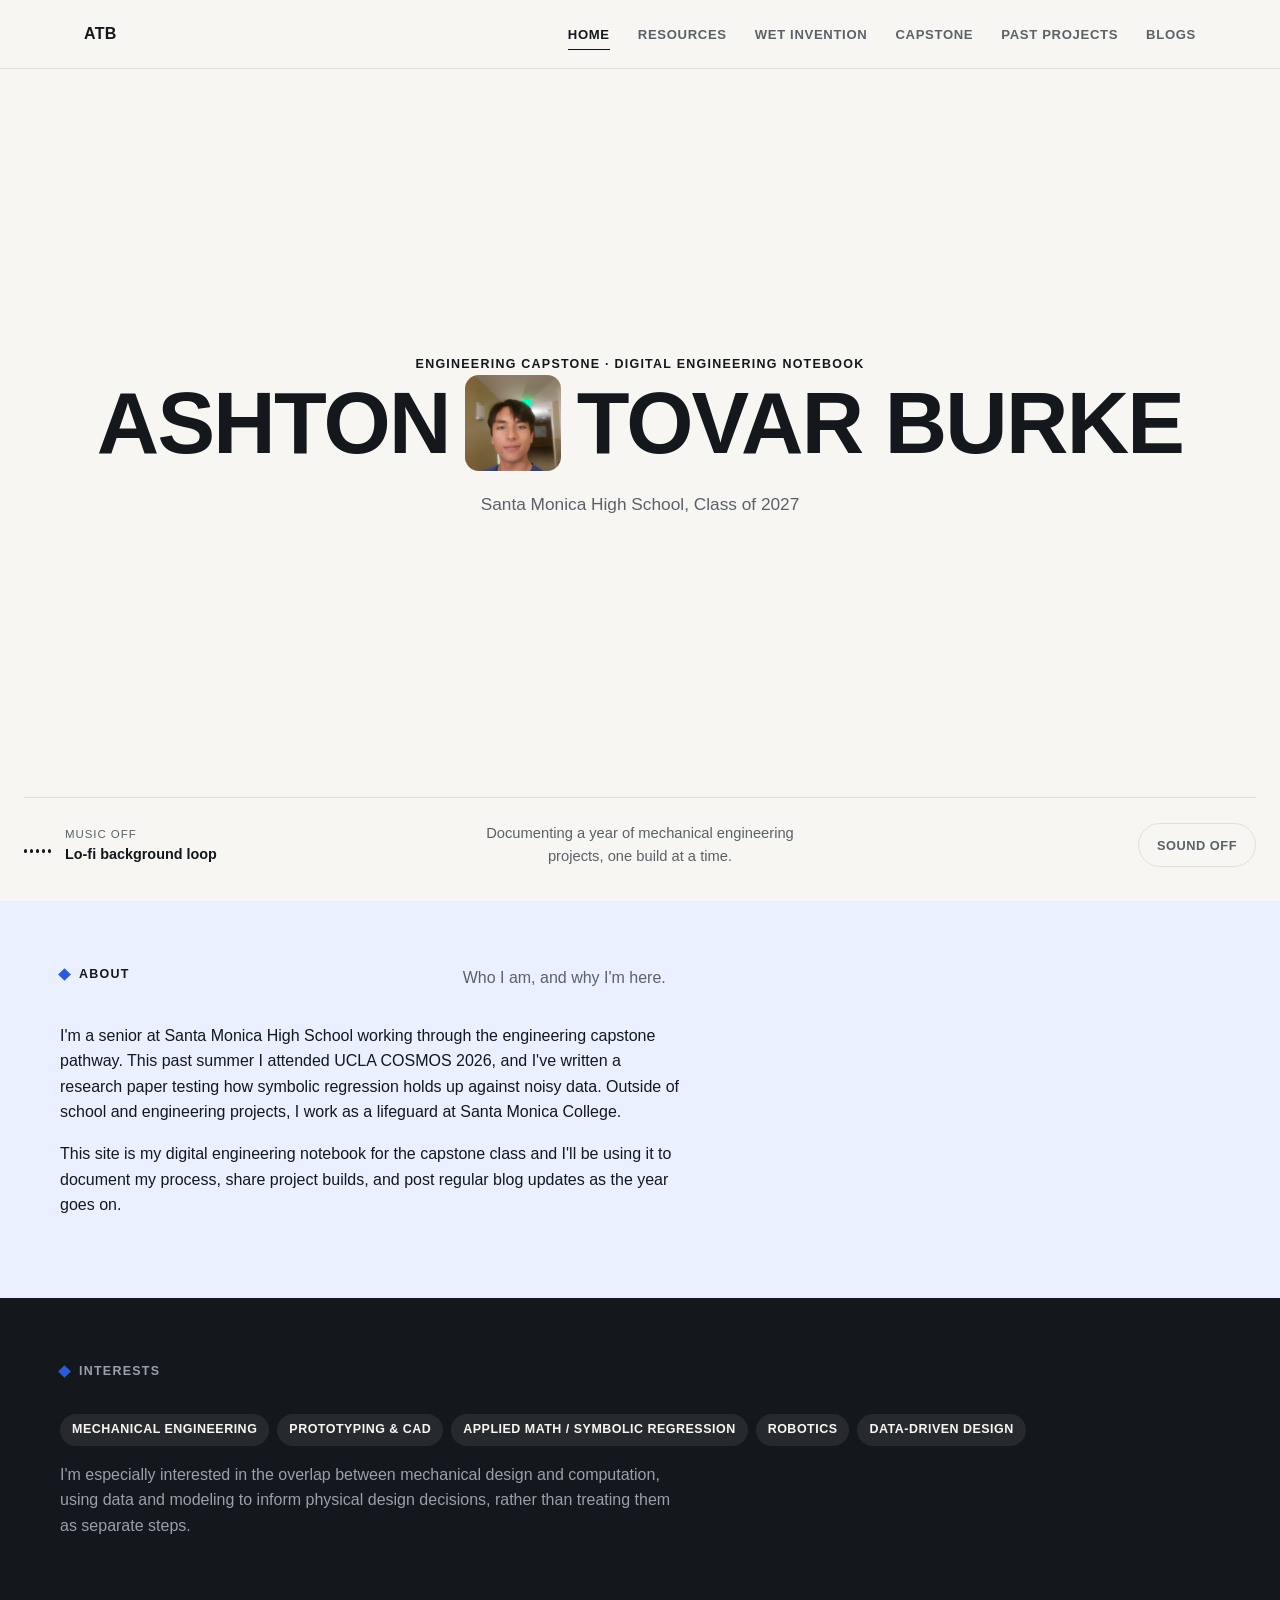
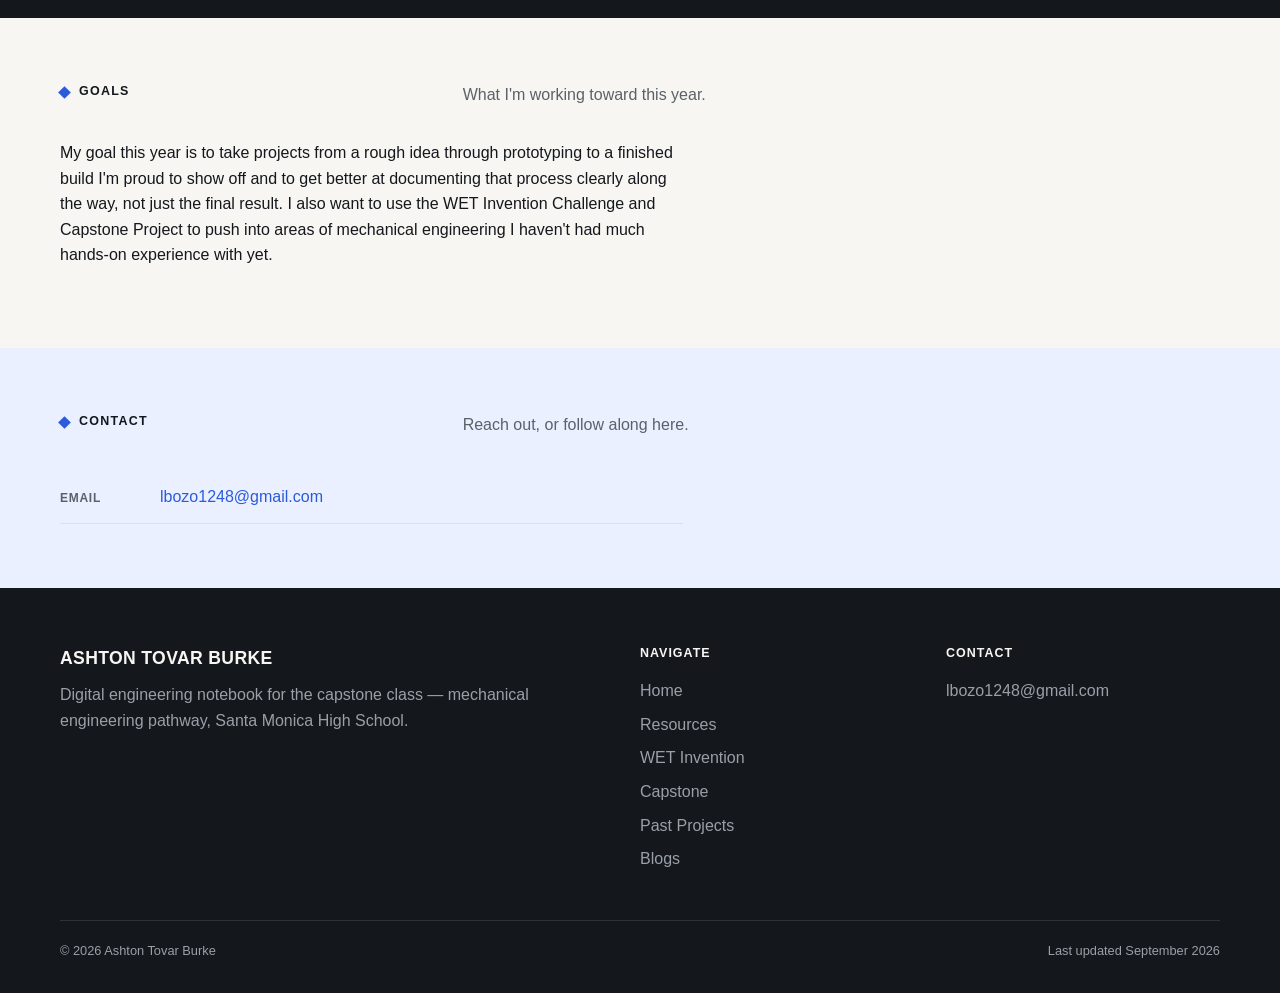
<file: index.html>
<!doctype html>
<html lang="en">
<head>
  <meta charset="UTF-8" />
  <meta name="viewport" content="width=device-width, initial-scale=1.0" />
  <title>Ashton Tovar Burke — Engineering Notebook</title>
  <link rel="stylesheet" href="assets/css/style.css" />
</head>
<body>

  <header class="site-header">
    <nav class="nav-wrap">
      <a class="brand" href="index.html">ATB<span class="brand-dot"></span></a>
      <button class="nav-toggle" aria-label="Toggle navigation" aria-expanded="false">
        <span></span>
      </button>
      <ul class="nav-links">
        <li><a href="index.html" aria-current="page">Home</a></li>
        <li><a href="resources.html">Resources</a></li>
        <li><a href="wet-invention.html">WET Invention</a></li>
        <li><a href="capstone.html">Capstone</a></li>
        <li><a href="past-projects.html">Past Projects</a></li>
        <li><a href="blogs.html">Blogs</a></li>
      </ul>
    </nav>
  </header>

  <section class="hero">
    <div class="hero-inner reveal">
      <p class="eyebrow hero-eyebrow">Engineering Capstone &middot; Digital Engineering Notebook</p>
      <h1 class="display hero-name">
        <span>Ashton</span>
        <span class="hero-photo" aria-hidden="true">
          <img class="hero-photo__img is-active" src="assets/img/hero-1.jpg" alt="" />
          <img class="hero-photo__img" src="assets/img/hero-2.jpg" alt="" />
          <img class="hero-photo__img" src="assets/img/hero-3.jpg" alt="" />
          <img class="hero-photo__img" src="assets/img/hero-4.jpg" alt="" />
        </span>
        <span>Tovar Burke<span class="accent"></span></span>
      </h1>
      <p class="lede hero-lede">Santa Monica High School, Class of 2027</p>
    </div>

    <div class="hero-bottom">
      <div class="hero-bottom__col hero-bottom__now">
        <span class="eq-bars" id="eqBars" aria-hidden="true">
          <span></span><span></span><span></span><span></span><span></span>
        </span>
        <div>
          <p class="hero-bottom__label" id="nowPlayingLabel">Music off</p>
          <p class="hero-bottom__track">Lo-fi background loop</p>
        </div>
      </div>
      <p class="hero-bottom__blurb">Documenting a year of mechanical engineering projects, one build at a time.</p>
      <button class="eq-toggle" id="soundToggle" type="button" aria-pressed="false" aria-label="Play background music">
        <span id="soundLabel">Sound off</span>
      </button>
    </div>
    <audio id="bgAudio" src="assets/audio/lofi.mp3" loop preload="none"></audio>
  </section>

  <section class="band band--tint">
    <div class="band-inner">
      <div class="section-head reveal">
        <div class="section-head__label">
          <span class="section-head__mark"></span>
          <p class="eyebrow">About</p>
        </div>
        <p class="section-head__desc">
          Who I am, and why I'm here.
        </p>
      </div>
      <div class="reveal" style="max-width:70ch;">
        <p>
          I'm a senior at Santa Monica High School working through the engineering capstone
          pathway. This past summer I attended UCLA COSMOS 2026, and I've written a research paper testing how
          symbolic regression holds up against noisy data. Outside of school and engineering
          projects, I work as a lifeguard at Santa Monica College.
        </p>
        <p>
          This site is my digital engineering notebook for the capstone class and I'll be
          using it to document my process, share project builds, and post regular blog updates
          as the year goes on.
        </p>
      </div>
    </div>
  </section>

  <section class="band band--dark">
    <div class="band-inner">
      <div class="section-head reveal">
        <div class="section-head__label">
          <span class="section-head__mark"></span>
          <p class="eyebrow">Interests</p>
        </div>
        <p class="section-head__desc">
          
        </p>
      </div>
      <div class="reveal">
        <div class="tag-row">
          <span class="tag">Mechanical Engineering</span>
          <span class="tag">Prototyping &amp; CAD</span>
          <span class="tag">Applied Math / Symbolic Regression</span>
          <span class="tag">Robotics</span>
          <span class="tag">Data-Driven Design</span>
        </div>
        <p style="max-width:70ch; margin-top:16px;">
          I'm especially interested in the overlap between mechanical design and computation,
          using data and modeling to inform physical design decisions, rather than
          treating them as separate steps.
        </p>
      </div>
    </div>
  </section>

  <section class="band">
    <div class="band-inner">
      <div class="section-head reveal">
        <div class="section-head__label">
          <span class="section-head__mark"></span>
          <p class="eyebrow">Goals</p>
        </div>
        <p class="section-head__desc">
          What I'm working toward this year.
        </p>
      </div>
      <div class="reveal" style="max-width:70ch;">
        <p>
          My goal this year is to take projects from a rough idea through prototyping to a
          finished build I'm proud to show off and to get better at documenting that
          process clearly along the way, not just the final result. I also want to use the
          WET Invention Challenge and Capstone Project to push into areas of mechanical
          engineering I haven't had much hands-on experience with yet.
        </p>
      </div>
    </div>
  </section>

  <section class="band band--tint">
    <div class="band-inner">
      <div class="section-head reveal">
        <div class="section-head__label">
          <span class="section-head__mark"></span>
          <p class="eyebrow">Contact</p>
        </div>
        <p class="section-head__desc">
          Reach out, or follow along here.
        </p>
      </div>
      <ul class="contact-list reveal" style="max-width:70ch;">
        <li><span class="label">Email</span> <a href="mailto:lbozo1248@gmail.com">lbozo1248@gmail.com</a></li>
      </ul>
    </div>
  </section>

  <footer class="site-footer">
    <div class="footer-inner">
      <div class="footer-col">
        <p class="footer-brand">Ashton Tovar Burke</p>
        <p>Digital engineering notebook for the capstone class &mdash; mechanical engineering pathway, Santa Monica High School.</p>
      </div>
      <div class="footer-col">
        <h4>Navigate</h4>
        <ul>
          <li><a href="index.html">Home</a></li>
          <li><a href="resources.html">Resources</a></li>
          <li><a href="wet-invention.html">WET Invention</a></li>
          <li><a href="capstone.html">Capstone</a></li>
          <li><a href="past-projects.html">Past Projects</a></li>
          <li><a href="blogs.html">Blogs</a></li>
        </ul>
      </div>
      <div class="footer-col">
        <h4>Contact</h4>
        <ul>
          <li><a href="mailto:lbozo1248@gmail.com">lbozo1248@gmail.com</a></li>
        </ul>
      </div>
    </div>
    <div class="footer-bottom">
      <span>&copy; 2026 Ashton Tovar Burke</span>
      <span>Last updated September 2026</span>
    </div>
  </footer>

  <script src="assets/js/main.js"></script>
</body>
</html>
</file>
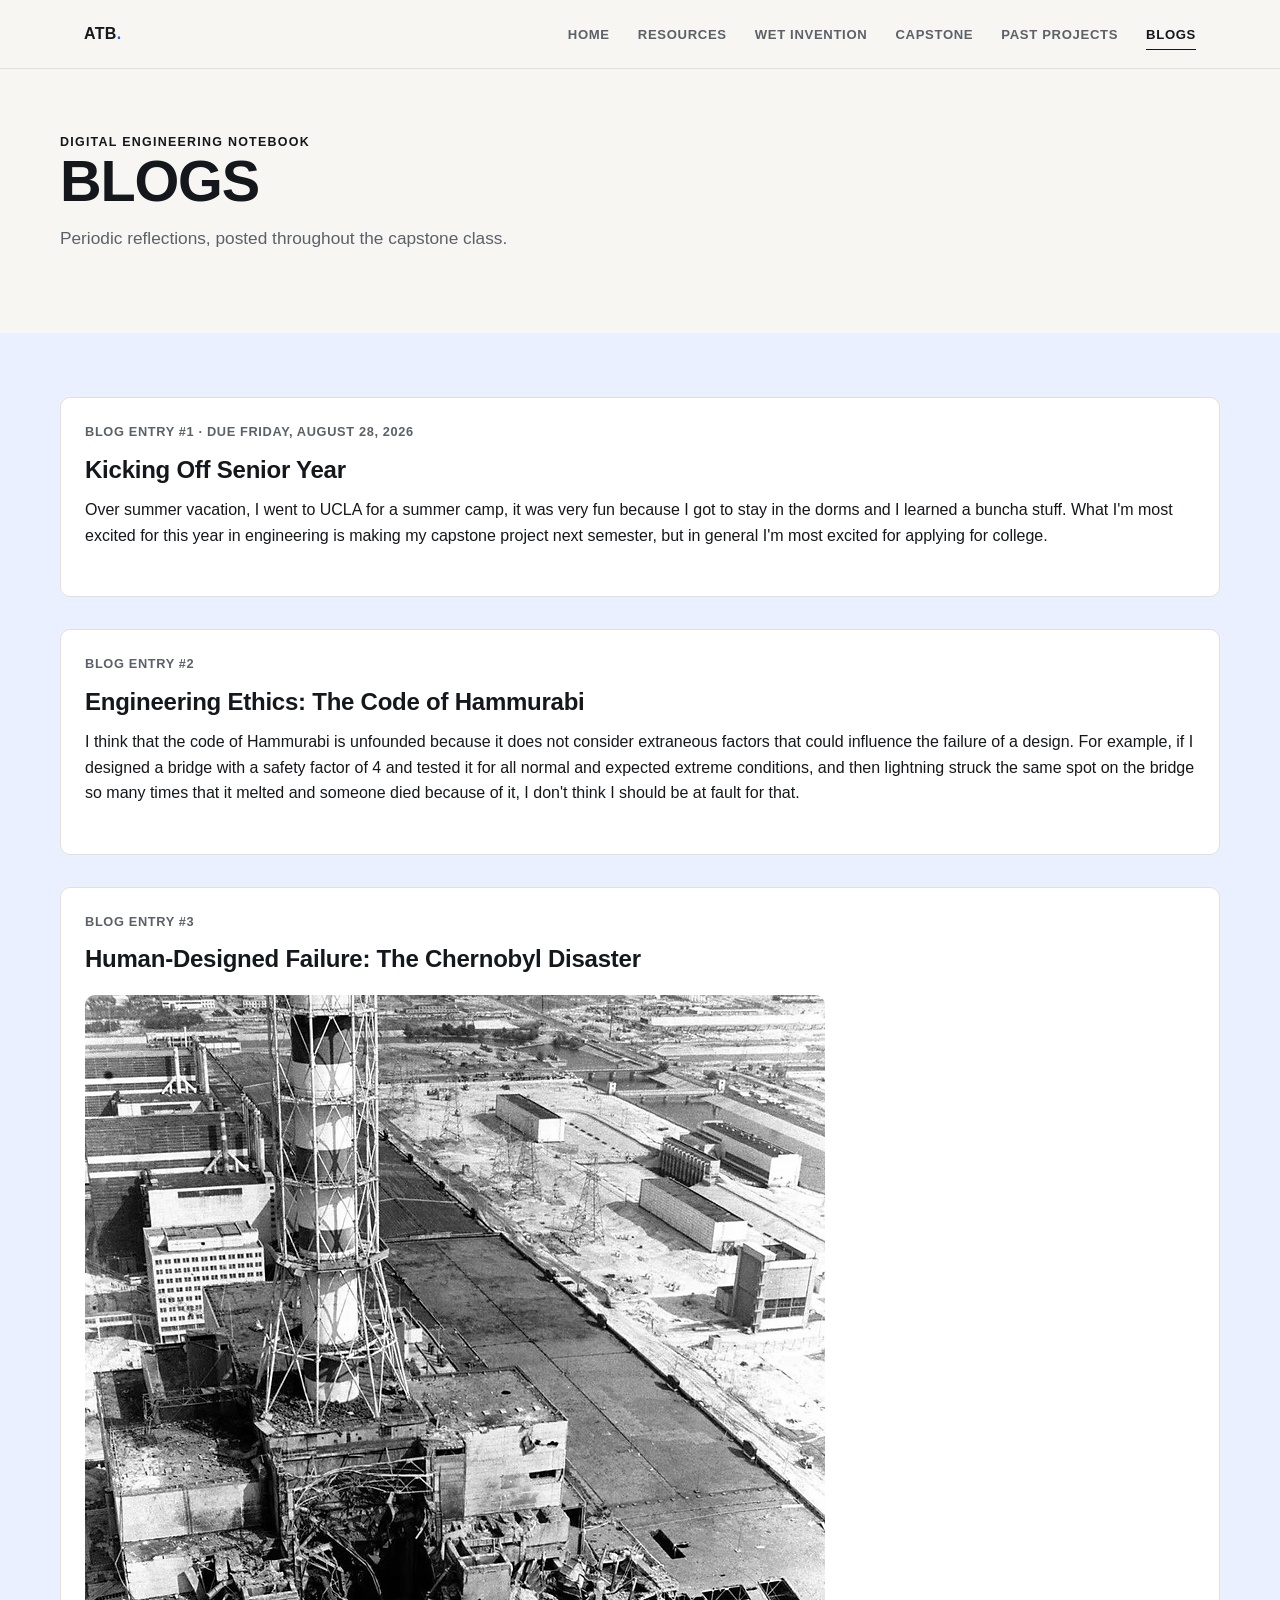
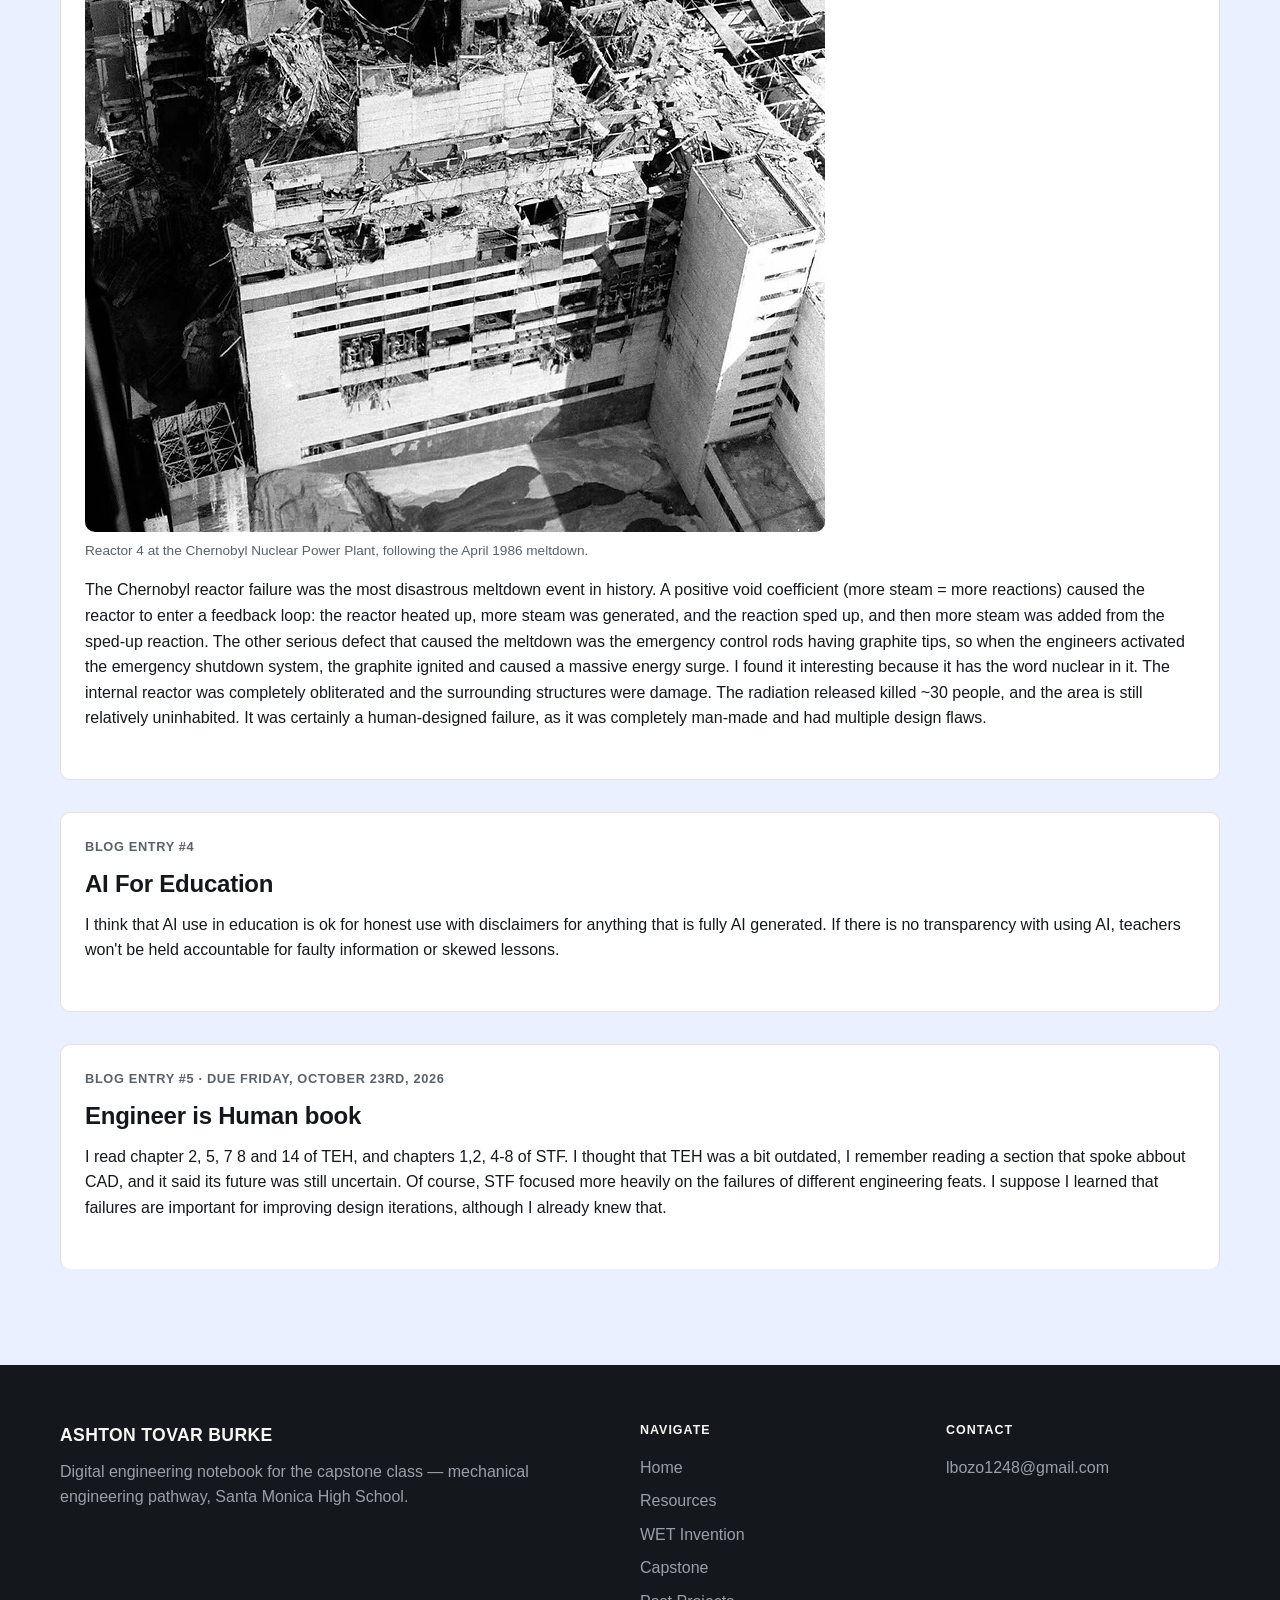
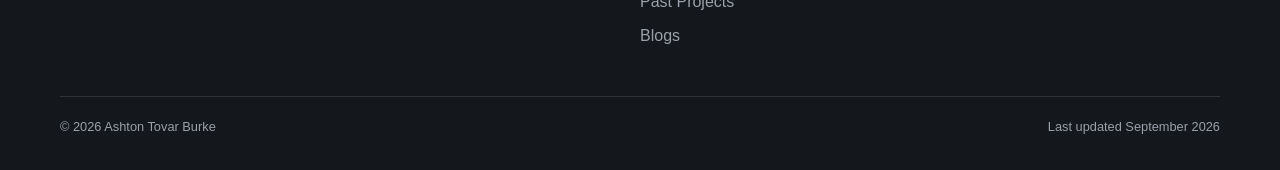
<file: blogs.html>
<!doctype html>
<html lang="en">
<head>
  <meta charset="UTF-8" />
  <meta name="viewport" content="width=device-width, initial-scale=1.0" />
  <title>Blogs — Engineering Notebook</title>
  <link rel="stylesheet" href="assets/css/style.css" />
</head>
<body>

  <header class="site-header">
    <nav class="nav-wrap">
      <a class="brand" href="index.html">ATB<span class="brand-dot">.</span></a>
      <button class="nav-toggle" aria-label="Toggle navigation" aria-expanded="false">
        <span></span>
      </button>
      <ul class="nav-links">
        <li><a href="index.html">Home</a></li>
        <li><a href="resources.html">Resources</a></li>
        <li><a href="wet-invention.html">WET Invention</a></li>
        <li><a href="capstone.html">Capstone</a></li>
        <li><a href="past-projects.html">Past Projects</a></li>
        <li><a href="blogs.html" aria-current="page">Blogs</a></li>
      </ul>
    </nav>
  </header>

  <section class="band">
    <div class="band-inner reveal">
      <p class="eyebrow">Digital Engineering Notebook</p>
      <h1 class="display" style="font-size:clamp(2rem,6vw,3.6rem);">Blogs</h1>
      <p class="lede" style="margin-top:16px;">Periodic reflections, posted throughout the capstone class.</p>
    </div>
  </section>

  <section class="band band--tint">
    <div class="band-inner">
      <article class="blog-entry reveal card">
        <p class="blog-meta">Blog Entry #1 &middot; Due Friday, August 28, 2026</p>
        <h2>Kicking Off Senior Year</h2>
        <p>
          Over summer vacation, I went to UCLA for a summer camp, it was very fun because I got
          to stay in the dorms and I learned a buncha stuff. What I'm most excited for this year
          in engineering is making my capstone project next semester, but in general I'm most
          excited for applying for college.
        </p>
      </article>

      <article class="blog-entry reveal card">
        <p class="blog-meta">Blog Entry #2</p>
        <h2>Engineering Ethics: The Code of Hammurabi</h2>
        <p>
          I think that the code of Hammurabi is unfounded because it does not consider extraneous
          factors that could influence the failure of a design. For example, if I designed a
          bridge with a safety factor of 4 and tested it for all normal and expected extreme
          conditions, and then lightning struck the same spot on the bridge so many times that it
          melted and someone died because of it, I don't think I should be at fault for that.
        </p>
      </article>

      <article class="blog-entry reveal card">
        <p class="blog-meta">Blog Entry #3</p>
        <h2>Human-Designed Failure: The Chernobyl Disaster</h2>
        <img src="assets/img/chernobyl-reactor-4.webp" alt="Aerial view of the Chernobyl Nuclear Power Plant's Reactor 4 building after the April 1986 meltdown, showing the collapsed roof and exposed, wrecked reactor core." />
        <p class="blog-caption">Reactor 4 at the Chernobyl Nuclear Power Plant, following the April 1986 meltdown.</p>
        <p>
          The Chernobyl reactor failure was the most disastrous meltdown event in history. A
          positive void coefficient (more steam = more reactions) caused the reactor to enter a
          feedback loop: the reactor heated up, more steam was generated, and the reaction sped
          up, and then more steam was added from the sped-up reaction. The other serious defect
          that caused the meltdown was the emergency control rods having graphite tips, so when
          the engineers activated the emergency shutdown system, the graphite ignited and caused
          a massive energy surge. I found it interesting because it has the word nuclear in it.
          The internal reactor was completely obliterated and the surrounding structures were
          damage. The radiation released killed ~30 people, and the area is still relatively
          uninhabited. It was certainly a human-designed failure, as it was completely man-made
          and had multiple design flaws.
        </p>
      </article>
         <article class="blog-entry reveal card">
        <p class="blog-meta">Blog Entry #4</p>
        <h2>AI For Education</h2>
        <p>
          I think that AI use in education is ok for honest use with disclaimers for anything that
          is fully AI generated. If there is no transparency with using AI, teachers won't be held
          accountable for faulty information or skewed lessons.
        </p>
         </article>
      <article class="blog-entry reveal card">
        <p class="blog-meta">Blog Entry #5 &middot; Due Friday, October 23rd, 2026</p>
        <h2>Engineer is Human book</h2>
        <p>
          I read chapter 2, 5, 7 8 and 14 of TEH, and chapters 1,2, 4-8 of STF. I thought that TEH 
          was a bit outdated, I remember reading a section that spoke abbout CAD, and it said its
          future was still uncertain. Of course, STF focused more heavily on the failures of different
          engineering feats. I suppose I learned that failures are important for improving design iterations,
          although I already knew that.
        </p>
      </article>

    </div>
  </section>

  <footer class="site-footer">
    <div class="footer-inner">
      <div class="footer-col">
        <p class="footer-brand">Ashton Tovar Burke</p>
        <p>Digital engineering notebook for the capstone class &mdash; mechanical engineering pathway, Santa Monica High School.</p>
      </div>
      <div class="footer-col">
        <h4>Navigate</h4>
        <ul>
          <li><a href="index.html">Home</a></li>
          <li><a href="resources.html">Resources</a></li>
          <li><a href="wet-invention.html">WET Invention</a></li>
          <li><a href="capstone.html">Capstone</a></li>
          <li><a href="past-projects.html">Past Projects</a></li>
          <li><a href="blogs.html">Blogs</a></li>
        </ul>
      </div>
      <div class="footer-col">
        <h4>Contact</h4>
        <ul>
          <li><a href="mailto:lbozo1248@gmail.com">lbozo1248@gmail.com</a></li>
        </ul>
      </div>
    </div>
    <div class="footer-bottom">
      <span>&copy; 2026 Ashton Tovar Burke</span>
      <span>Last updated September 2026</span>
    </div>
  </footer>

  <script src="assets/js/main.js"></script>
</body>
</html>
</file>
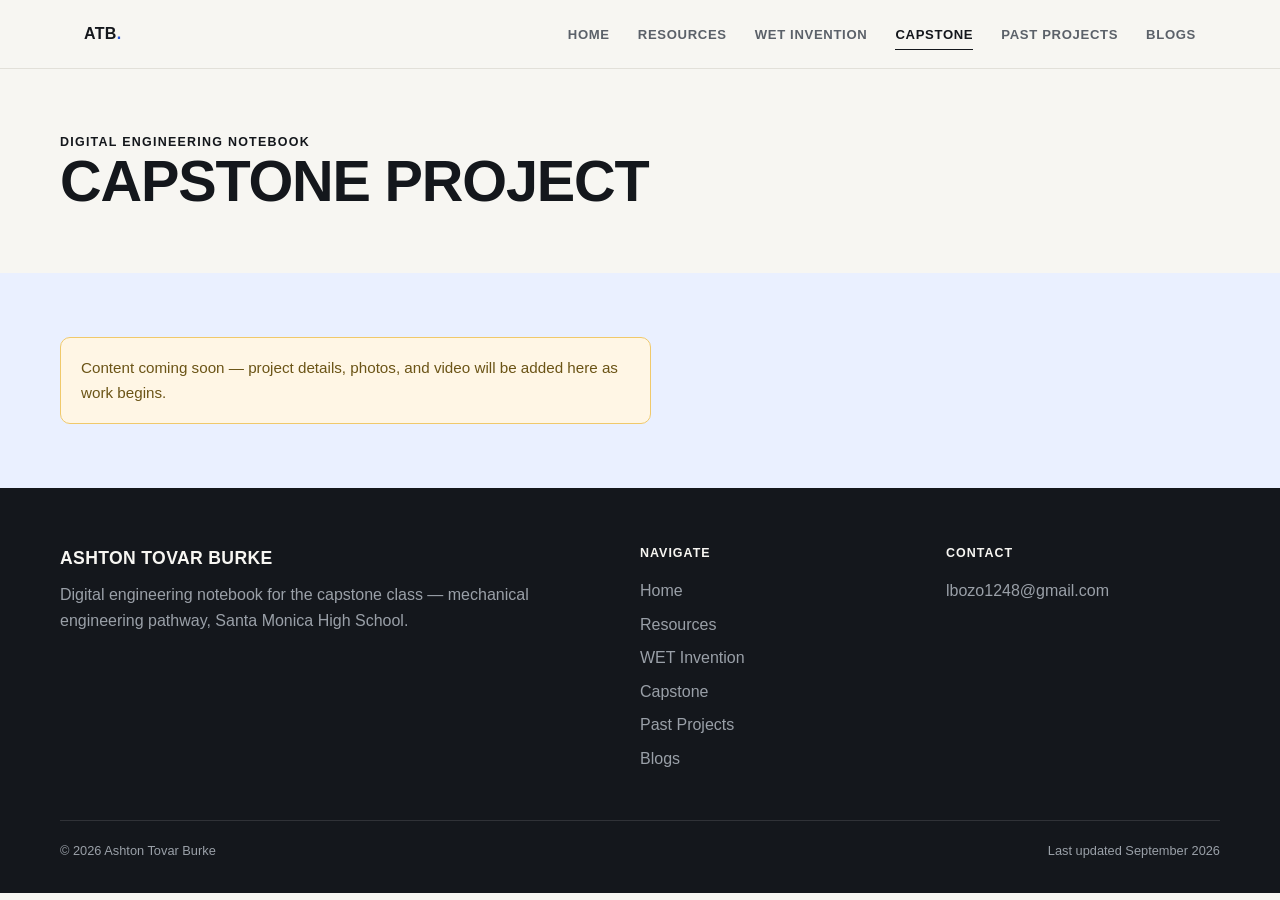
<file: capstone.html>
<!doctype html>
<html lang="en">
<head>
  <meta charset="UTF-8" />
  <meta name="viewport" content="width=device-width, initial-scale=1.0" />
  <title>Capstone Project — Engineering Notebook</title>
  <link rel="stylesheet" href="assets/css/style.css" />
</head>
<body>

  <header class="site-header">
    <nav class="nav-wrap">
      <a class="brand" href="index.html">ATB<span class="brand-dot">.</span></a>
      <button class="nav-toggle" aria-label="Toggle navigation" aria-expanded="false">
        <span></span>
      </button>
      <ul class="nav-links">
        <li><a href="index.html">Home</a></li>
        <li><a href="resources.html">Resources</a></li>
        <li><a href="wet-invention.html">WET Invention</a></li>
        <li><a href="capstone.html" aria-current="page">Capstone</a></li>
        <li><a href="past-projects.html">Past Projects</a></li>
        <li><a href="blogs.html">Blogs</a></li>
      </ul>
    </nav>
  </header>

  <section class="band">
    <div class="band-inner reveal">
      <p class="eyebrow">Digital Engineering Notebook</p>
      <h1 class="display" style="font-size:clamp(2rem,6vw,3.6rem);">Capstone Project</h1>
    </div>
  </section>

  <section class="band band--tint">
    <div class="band-inner reveal">
      <div class="placeholder-notice" style="max-width:70ch;">
        Content coming soon &mdash; project details, photos, and video will be added here as work begins.
      </div>
    </div>
  </section>

  <footer class="site-footer">
    <div class="footer-inner">
      <div class="footer-col">
        <p class="footer-brand">Ashton Tovar Burke</p>
        <p>Digital engineering notebook for the capstone class &mdash; mechanical engineering pathway, Santa Monica High School.</p>
      </div>
      <div class="footer-col">
        <h4>Navigate</h4>
        <ul>
          <li><a href="index.html">Home</a></li>
          <li><a href="resources.html">Resources</a></li>
          <li><a href="wet-invention.html">WET Invention</a></li>
          <li><a href="capstone.html">Capstone</a></li>
          <li><a href="past-projects.html">Past Projects</a></li>
          <li><a href="blogs.html">Blogs</a></li>
        </ul>
      </div>
      <div class="footer-col">
        <h4>Contact</h4>
        <ul>
          <li><a href="mailto:lbozo1248@gmail.com">lbozo1248@gmail.com</a></li>
        </ul>
      </div>
    </div>
    <div class="footer-bottom">
      <span>&copy; 2026 Ashton Tovar Burke</span>
      <span>Last updated September 2026</span>
    </div>
  </footer>

  <script src="assets/js/main.js"></script>
</body>
</html>
</file>
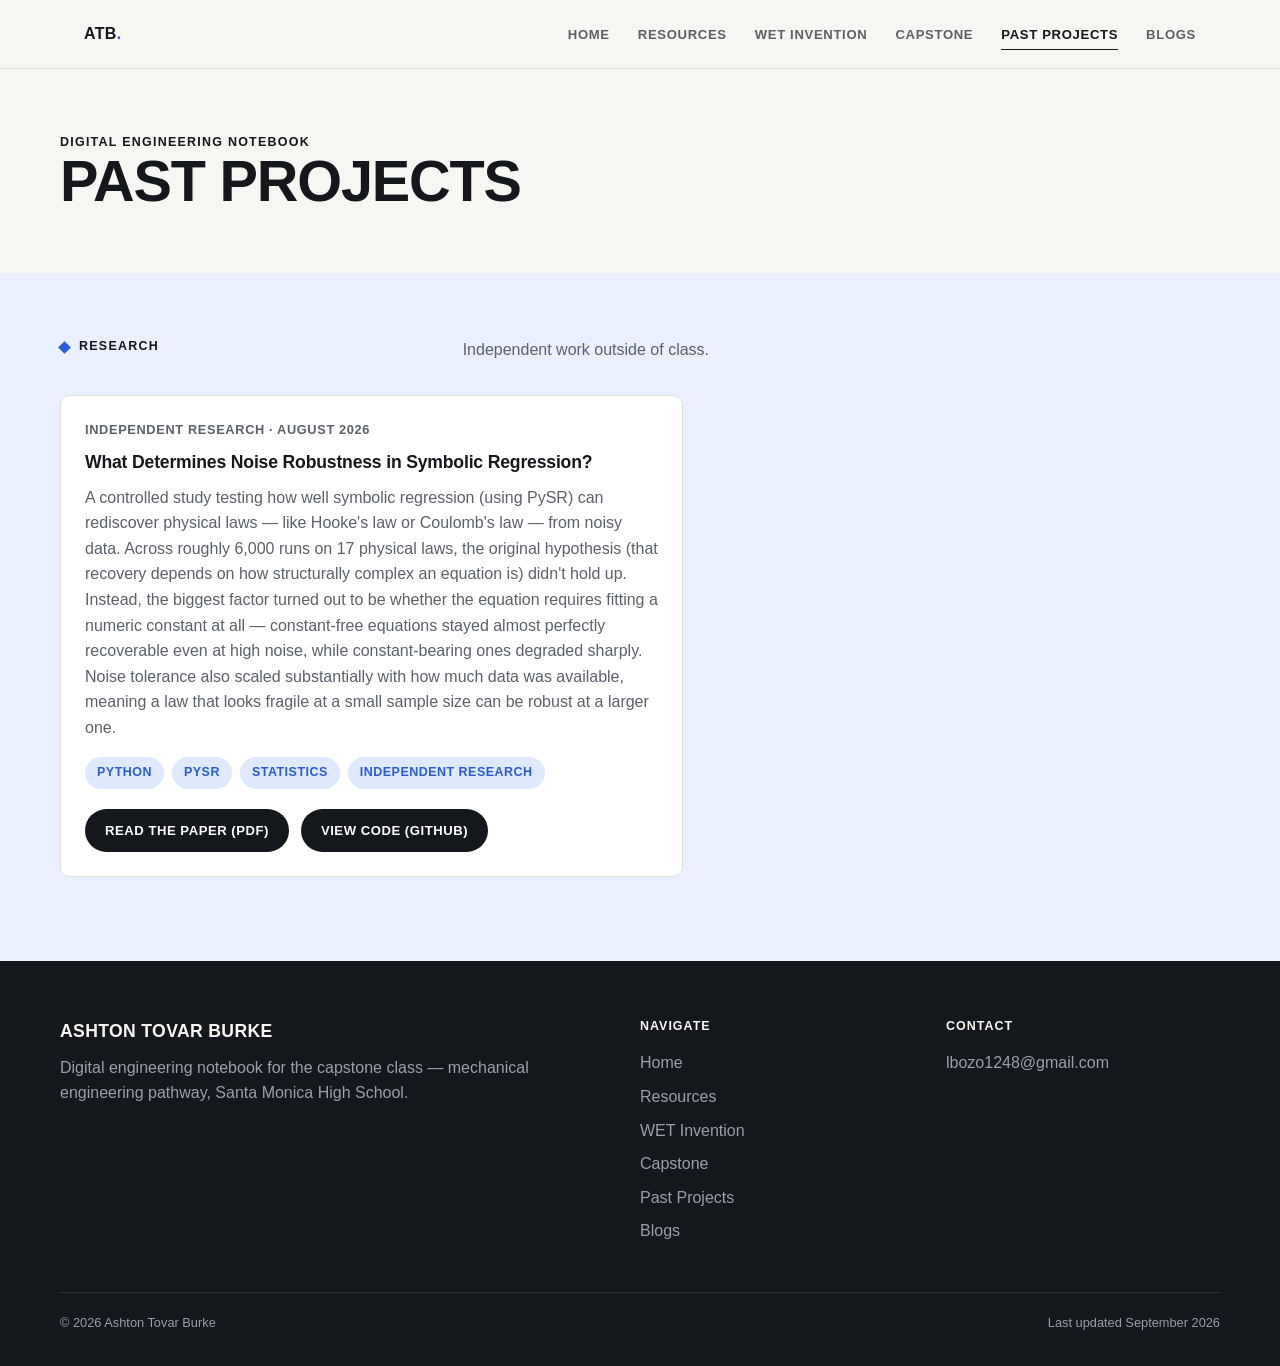
<file: past-projects.html>
<!doctype html>
<html lang="en">
<head>
  <meta charset="UTF-8" />
  <meta name="viewport" content="width=device-width, initial-scale=1.0" />
  <title>Past Projects — Engineering Notebook</title>
  <link rel="stylesheet" href="assets/css/style.css" />
</head>
<body>

  <header class="site-header">
    <nav class="nav-wrap">
      <a class="brand" href="index.html">ATB<span class="brand-dot">.</span></a>
      <button class="nav-toggle" aria-label="Toggle navigation" aria-expanded="false">
        <span></span>
      </button>
      <ul class="nav-links">
        <li><a href="index.html">Home</a></li>
        <li><a href="resources.html">Resources</a></li>
        <li><a href="wet-invention.html">WET Invention</a></li>
        <li><a href="capstone.html">Capstone</a></li>
        <li><a href="past-projects.html" aria-current="page">Past Projects</a></li>
        <li><a href="blogs.html">Blogs</a></li>
      </ul>
    </nav>
  </header>

  <section class="band">
    <div class="band-inner reveal">
      <p class="eyebrow">Digital Engineering Notebook</p>
      <h1 class="display" style="font-size:clamp(2rem,6vw,3.6rem);">Past Projects</h1>
    </div>
  </section>

  <section class="band band--tint">
    <div class="band-inner">
      <div class="section-head reveal">
        <div class="section-head__label">
          <span class="section-head__mark"></span>
          <p class="eyebrow">Research</p>
        </div>
        <p class="section-head__desc">Independent work outside of class.</p>
      </div>

      <div class="card reveal" style="max-width:70ch;">
        <p class="blog-meta">Independent Research &middot; August 2026</p>
        <h3 style="margin-top:0;">What Determines Noise Robustness in Symbolic Regression?</h3>
        <p style="color:var(--ink-soft); margin-bottom:16px;">
          A controlled study testing how well symbolic regression (using PySR) can rediscover
          physical laws &mdash; like Hooke's law or Coulomb's law &mdash; from noisy data. Across
          roughly 6,000 runs on 17 physical laws, the original hypothesis (that recovery depends
          on how structurally complex an equation is) didn't hold up. Instead, the biggest factor
          turned out to be whether the equation requires fitting a numeric constant at all &mdash;
          constant-free equations stayed almost perfectly recoverable even at high noise, while
          constant-bearing ones degraded sharply. Noise tolerance also scaled substantially with
          how much data was available, meaning a law that looks fragile at a small sample size can
          be robust at a larger one.
        </p>
        <div class="tag-row" style="margin-bottom:20px;">
          <span class="tag">Python</span>
          <span class="tag">PySR</span>
          <span class="tag">Statistics</span>
          <span class="tag">Independent Research</span>
        </div>
        <div style="display:flex; gap:12px; flex-wrap:wrap;">
          <a class="btn" href="assets/docs/symbolic-regression-noise.pdf" target="_blank" rel="noopener">Read the Paper (PDF)</a>
          <a class="btn" href="https://github.com/lbozo1248-droid/Symbolic_Regression_Noise" target="_blank" rel="noopener">View Code (GitHub)</a>
        </div>
      </div>
    </div>
  </section>

  <footer class="site-footer">
    <div class="footer-inner">
      <div class="footer-col">
        <p class="footer-brand">Ashton Tovar Burke</p>
        <p>Digital engineering notebook for the capstone class &mdash; mechanical engineering pathway, Santa Monica High School.</p>
      </div>
      <div class="footer-col">
        <h4>Navigate</h4>
        <ul>
          <li><a href="index.html">Home</a></li>
          <li><a href="resources.html">Resources</a></li>
          <li><a href="wet-invention.html">WET Invention</a></li>
          <li><a href="capstone.html">Capstone</a></li>
          <li><a href="past-projects.html">Past Projects</a></li>
          <li><a href="blogs.html">Blogs</a></li>
        </ul>
      </div>
      <div class="footer-col">
        <h4>Contact</h4>
        <ul>
          <li><a href="mailto:lbozo1248@gmail.com">lbozo1248@gmail.com</a></li>
        </ul>
      </div>
    </div>
    <div class="footer-bottom">
      <span>&copy; 2026 Ashton Tovar Burke</span>
      <span>Last updated September 2026</span>
    </div>
  </footer>

  <script src="assets/js/main.js"></script>
</body>
</html>
</file>
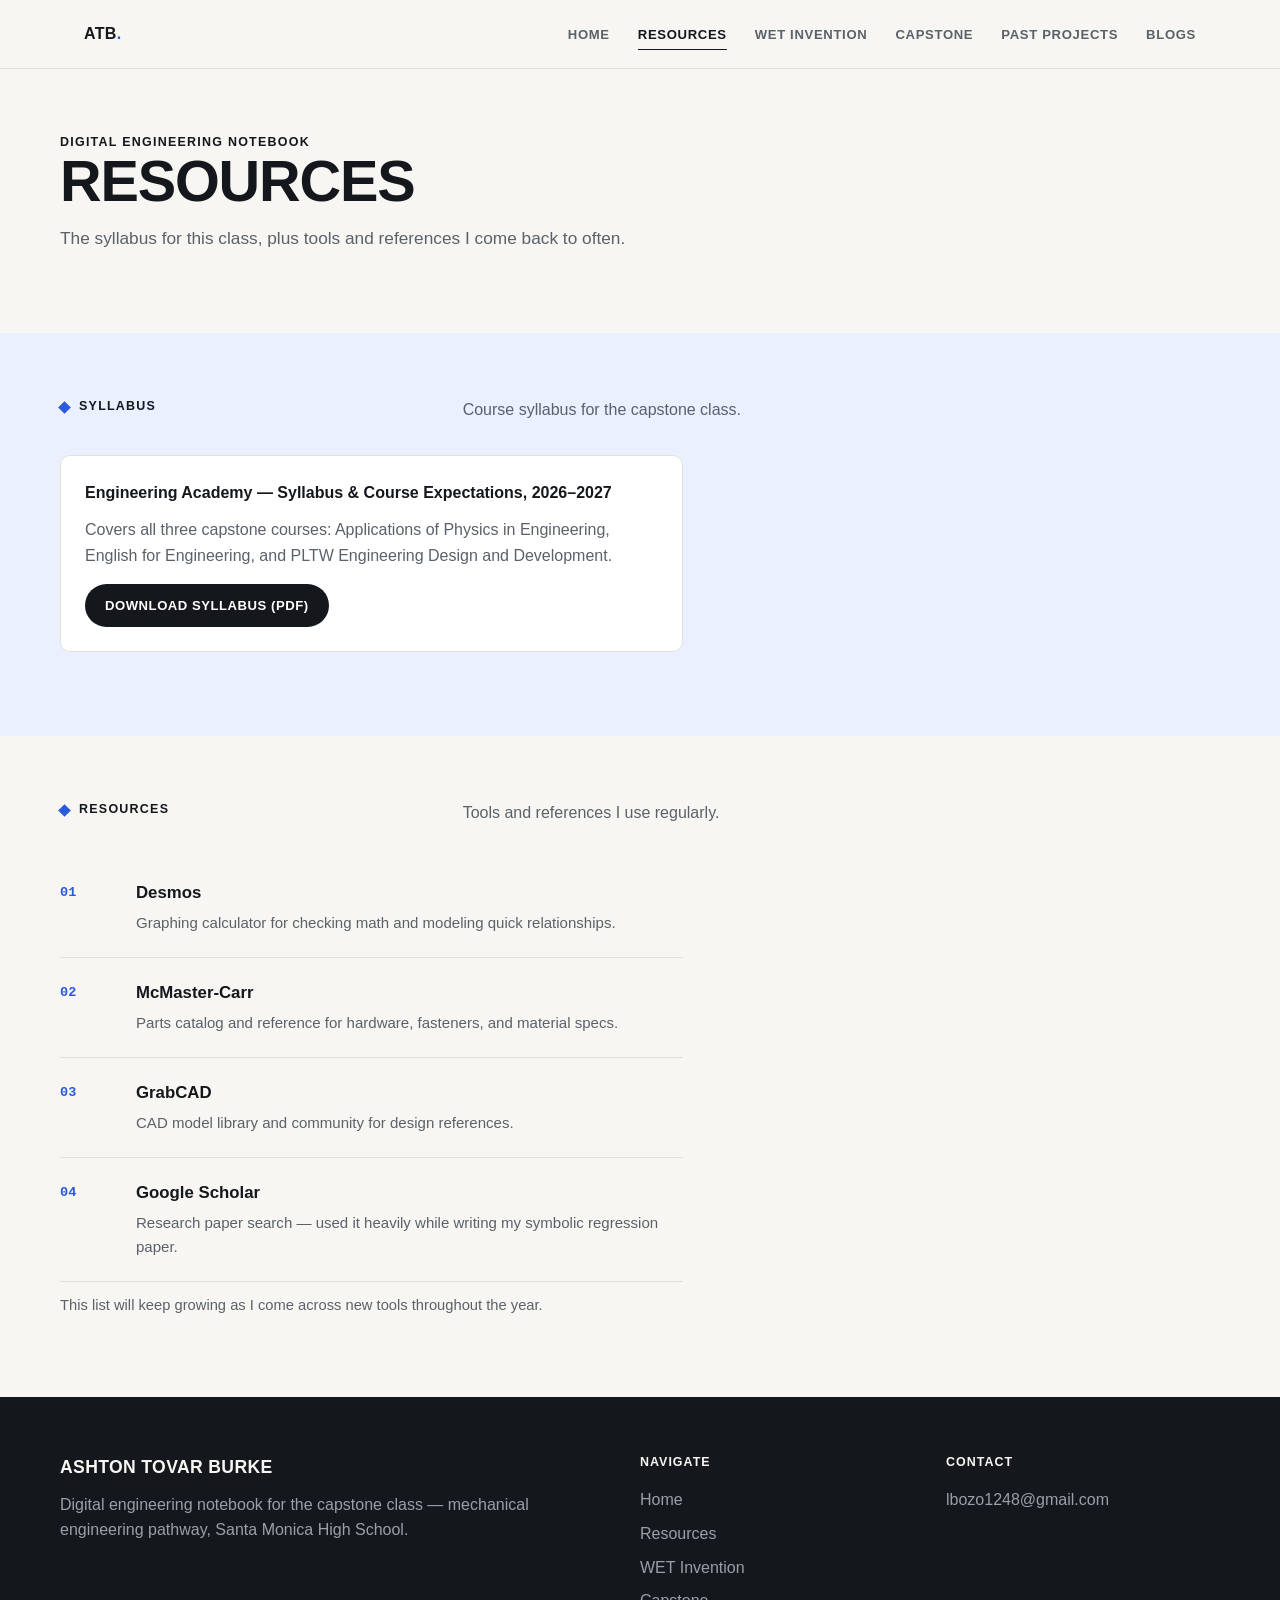
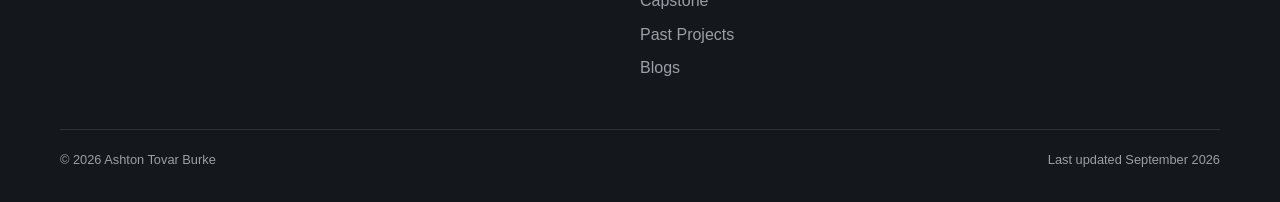
<file: resources.html>
<!doctype html>
<html lang="en">
<head>
  <meta charset="UTF-8" />
  <meta name="viewport" content="width=device-width, initial-scale=1.0" />
  <title>Resources — Engineering Notebook</title>
  <link rel="stylesheet" href="assets/css/style.css" />
</head>
<body>

  <header class="site-header">
    <nav class="nav-wrap">
      <a class="brand" href="index.html">ATB<span class="brand-dot">.</span></a>
      <button class="nav-toggle" aria-label="Toggle navigation" aria-expanded="false">
        <span></span>
      </button>
      <ul class="nav-links">
        <li><a href="index.html">Home</a></li>
        <li><a href="resources.html" aria-current="page">Resources</a></li>
        <li><a href="wet-invention.html">WET Invention</a></li>
        <li><a href="capstone.html">Capstone</a></li>
        <li><a href="past-projects.html">Past Projects</a></li>
        <li><a href="blogs.html">Blogs</a></li>
      </ul>
    </nav>
  </header>

  <section class="band">
    <div class="band-inner reveal">
      <p class="eyebrow">Digital Engineering Notebook</p>
      <h1 class="display" style="font-size:clamp(2.2rem,6vw,3.6rem);">Resources</h1>
      <p class="lede" style="margin-top:16px;">
        The syllabus for this class, plus tools and references I come back to often.
      </p>
    </div>
  </section>

  <section class="band band--tint">
    <div class="band-inner">
      <div class="section-head reveal">
        <div class="section-head__label">
          <span class="section-head__mark"></span>
          <p class="eyebrow">Syllabus</p>
        </div>
        <p class="section-head__desc">Course syllabus for the capstone class.</p>
      </div>
      <div class="card reveal" style="max-width:70ch;">
        <p style="margin-bottom:12px;"><strong>Engineering Academy &mdash; Syllabus &amp; Course Expectations, 2026&ndash;2027</strong></p>
        <p style="margin-bottom:16px; color:var(--ink-soft);">
          Covers all three capstone courses: Applications of Physics in Engineering, English for Engineering, and PLTW Engineering Design and Development.
        </p>
        <a class="btn" href="assets/docs/syllabus.pdf" target="_blank" rel="noopener">Download Syllabus (PDF)</a>
      </div>
    </div>
  </section>

  <section class="band">
    <div class="band-inner">
      <div class="section-head reveal">
        <div class="section-head__label">
          <span class="section-head__mark"></span>
          <p class="eyebrow">Resources</p>
        </div>
        <p class="section-head__desc">Tools and references I use regularly.</p>
      </div>
      <ul class="index-list reveal" style="max-width:70ch;">
        <li class="index-row">
          <span class="index-row__num">01</span>
          <div>
            <p class="index-row__title">Desmos</p>
            <p class="index-row__desc">Graphing calculator for checking math and modeling quick relationships.</p>
          </div>
        </li>
        <li class="index-row">
          <span class="index-row__num">02</span>
          <div>
            <p class="index-row__title">McMaster-Carr</p>
            <p class="index-row__desc">Parts catalog and reference for hardware, fasteners, and material specs.</p>
          </div>
        </li>
        <li class="index-row">
          <span class="index-row__num">03</span>
          <div>
            <p class="index-row__title">GrabCAD</p>
            <p class="index-row__desc">CAD model library and community for design references.</p>
          </div>
        </li>
        <li class="index-row">
          <span class="index-row__num">04</span>
          <div>
            <p class="index-row__title">Google Scholar</p>
            <p class="index-row__desc">Research paper search &mdash; used it heavily while writing my symbolic regression paper.</p>
          </div>
        </li>
      </ul>
      <p class="reveal" style="color:var(--ink-soft); font-size:0.92rem; margin-top:12px;">
        This list will keep growing as I come across new tools throughout the year.
      </p>
    </div>
  </section>

  <footer class="site-footer">
    <div class="footer-inner">
      <div class="footer-col">
        <p class="footer-brand">Ashton Tovar Burke</p>
        <p>Digital engineering notebook for the capstone class &mdash; mechanical engineering pathway, Santa Monica High School.</p>
      </div>
      <div class="footer-col">
        <h4>Navigate</h4>
        <ul>
          <li><a href="index.html">Home</a></li>
          <li><a href="resources.html">Resources</a></li>
          <li><a href="wet-invention.html">WET Invention</a></li>
          <li><a href="capstone.html">Capstone</a></li>
          <li><a href="past-projects.html">Past Projects</a></li>
          <li><a href="blogs.html">Blogs</a></li>
        </ul>
      </div>
      <div class="footer-col">
        <h4>Contact</h4>
        <ul>
          <li><a href="mailto:lbozo1248@gmail.com">lbozo1248@gmail.com</a></li>
        </ul>
      </div>
    </div>
    <div class="footer-bottom">
      <span>&copy; 2026 Ashton Tovar Burke</span>
      <span>Last updated September 2026</span>
    </div>
  </footer>

  <script src="assets/js/main.js"></script>
</body>
</html>
</file>
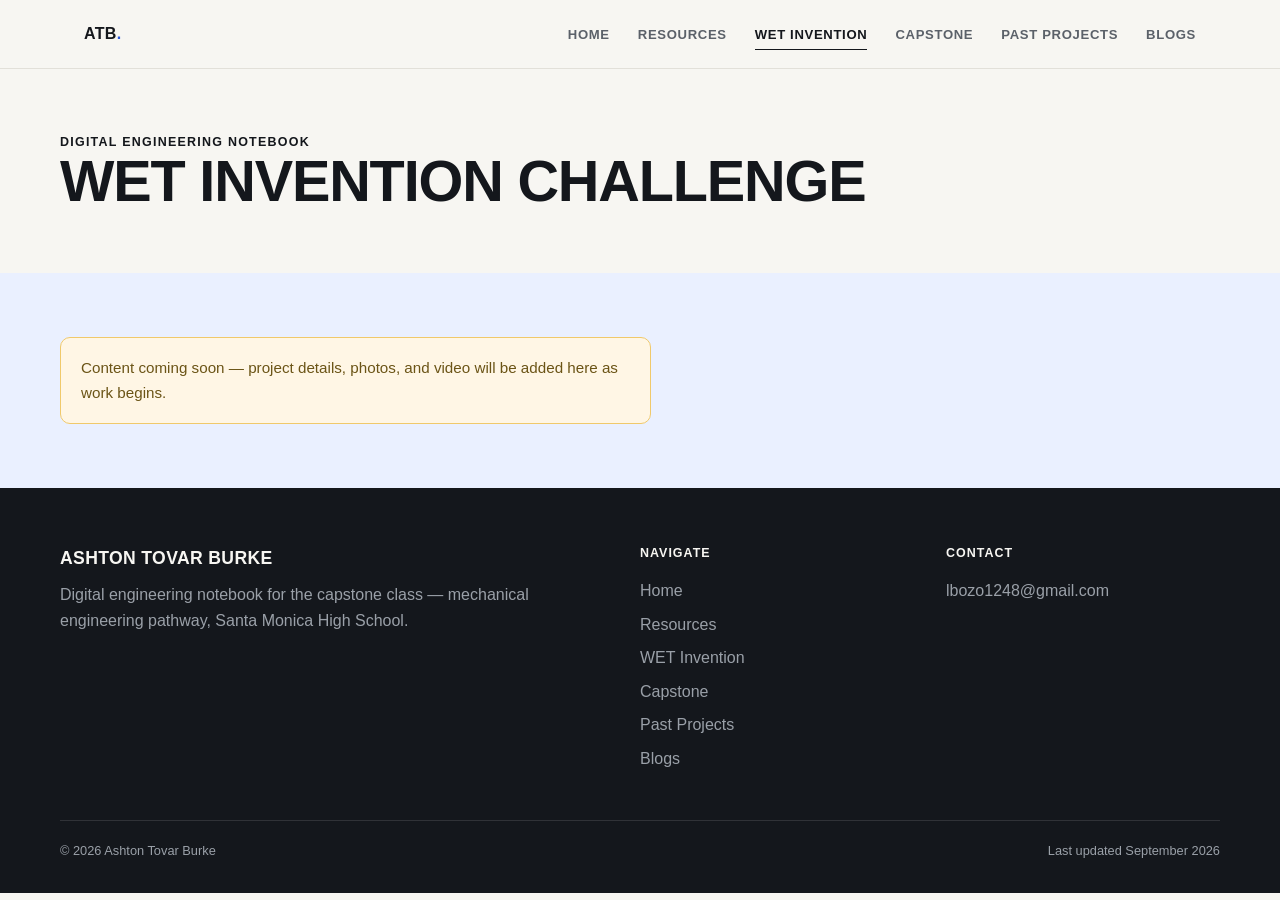
<file: wet-invention.html>
<!doctype html>
<html lang="en">
<head>
  <meta charset="UTF-8" />
  <meta name="viewport" content="width=device-width, initial-scale=1.0" />
  <title>WET Invention Challenge — Engineering Notebook</title>
  <link rel="stylesheet" href="assets/css/style.css" />
</head>
<body>

  <header class="site-header">
    <nav class="nav-wrap">
      <a class="brand" href="index.html">ATB<span class="brand-dot">.</span></a>
      <button class="nav-toggle" aria-label="Toggle navigation" aria-expanded="false">
        <span></span>
      </button>
      <ul class="nav-links">
        <li><a href="index.html">Home</a></li>
        <li><a href="resources.html">Resources</a></li>
        <li><a href="wet-invention.html" aria-current="page">WET Invention</a></li>
        <li><a href="capstone.html">Capstone</a></li>
        <li><a href="past-projects.html">Past Projects</a></li>
        <li><a href="blogs.html">Blogs</a></li>
      </ul>
    </nav>
  </header>

  <section class="band">
    <div class="band-inner reveal">
      <p class="eyebrow">Digital Engineering Notebook</p>
      <h1 class="display" style="font-size:clamp(2rem,6vw,3.6rem);">WET Invention Challenge</h1>
    </div>
  </section>

  <section class="band band--tint">
    <div class="band-inner reveal">
      <div class="placeholder-notice" style="max-width:70ch;">
        Content coming soon &mdash; project details, photos, and video will be added here as work begins.
      </div>
    </div>
  </section>

  <footer class="site-footer">
    <div class="footer-inner">
      <div class="footer-col">
        <p class="footer-brand">Ashton Tovar Burke</p>
        <p>Digital engineering notebook for the capstone class &mdash; mechanical engineering pathway, Santa Monica High School.</p>
      </div>
      <div class="footer-col">
        <h4>Navigate</h4>
        <ul>
          <li><a href="index.html">Home</a></li>
          <li><a href="resources.html">Resources</a></li>
          <li><a href="wet-invention.html">WET Invention</a></li>
          <li><a href="capstone.html">Capstone</a></li>
          <li><a href="past-projects.html">Past Projects</a></li>
          <li><a href="blogs.html">Blogs</a></li>
        </ul>
      </div>
      <div class="footer-col">
        <h4>Contact</h4>
        <ul>
          <li><a href="mailto:lbozo1248@gmail.com">lbozo1248@gmail.com</a></li>
        </ul>
      </div>
    </div>
    <div class="footer-bottom">
      <span>&copy; 2026 Ashton Tovar Burke</span>
      <span>Last updated September 2026</span>
    </div>
  </footer>

  <script src="assets/js/main.js"></script>
</body>
</html>
</file>
<file: assets/css/style.css>
/* ===========================================================
   Engineering Notebook — shared stylesheet
   =========================================================== */

:root {
  --bg: #f7f6f2;
  --surface: #ffffff;
  --ink: #14171c;
  --ink-soft: #5b6169;
  --line: #e2e0d9;

  --bg-dark: #14171c;
  --ink-invert: #f7f6f2;
  --ink-invert-soft: #9aa0a8;
  --accent-invert: #7da4ff;
  --line-dark: rgba(247, 246, 242, 0.12);

  --bg-tint: #eaf0ff;
  --line-tint: #cdd9f5;

  --accent: #2b5adb;
  --accent-soft: #dfe9ff;
  --warn-bg: #fff6e5;
  --warn-line: #f0c96b;

  --radius: 10px;
  --maxw: 860px;
  --wide: 1160px;

  --font: "Inter", -apple-system, BlinkMacSystemFont, "Segoe UI", Roboto, Helvetica, Arial, sans-serif;
  --mono: "JetBrains Mono", "SFMono-Regular", Consolas, "Liberation Mono", Menlo, monospace;
}

* { box-sizing: border-box; }

html { scroll-behavior: smooth; }

body {
  margin: 0;
  font-family: var(--font);
  color: var(--ink);
  background: var(--bg);
  line-height: 1.6;
  -webkit-font-smoothing: antialiased;
}

@media (prefers-reduced-motion: reduce) {
  html { scroll-behavior: auto; }
}

img { max-width: 100%; display: block; }

a { color: var(--accent); text-decoration: none; }
a:hover { text-decoration: underline; }

a:focus-visible,
button:focus-visible,
.nav-toggle:focus-visible {
  outline: 2px solid var(--accent);
  outline-offset: 3px;
  border-radius: 2px;
}
.band--dark a:focus-visible { outline-color: var(--accent-invert); }

.band--dark a { color: var(--accent-invert); }

/* ---------- Header / nav ---------- */

.site-header {
  border-bottom: 1px solid var(--line);
  background: rgba(247, 246, 242, 0.92);
  backdrop-filter: blur(6px);
  position: sticky;
  top: 0;
  z-index: 20;
}

.nav-wrap {
  max-width: var(--wide);
  margin: 0 auto;
  padding: 0 24px;
  display: flex;
  align-items: center;
  justify-content: space-between;
  height: 68px;
}

.brand {
  font-weight: 800;
  font-size: 1rem;
  letter-spacing: 0.02em;
  text-transform: uppercase;
  color: var(--ink);
}
.brand:hover { text-decoration: none; }
.brand .brand-dot { color: var(--accent); }

.nav-links {
  display: flex;
  gap: 28px;
  list-style: none;
  margin: 0;
  padding: 0;
}

.nav-links a {
  position: relative;
  display: inline-block;
  padding: 8px 0;
  color: var(--ink-soft);
  font-size: 0.82rem;
  font-weight: 600;
  text-transform: uppercase;
  letter-spacing: 0.05em;
}

.nav-links a::after {
  content: "";
  position: absolute;
  left: 0;
  bottom: 3px;
  width: 100%;
  height: 1px;
  background: var(--accent);
  transform: scaleX(0);
  transform-origin: left;
  transition: transform 0.25s ease;
}

.nav-links a:hover {
  color: var(--ink);
  text-decoration: none;
}
.nav-links a:hover::after { transform: scaleX(1); }

.nav-links a[aria-current="page"] { color: var(--ink); }
.nav-links a[aria-current="page"]::after { transform: scaleX(1); background: var(--ink); }

.nav-toggle {
  display: none;
  align-items: center;
  justify-content: center;
  min-width: 44px;
  min-height: 44px;
  background: none;
  border: 1px solid var(--line);
  border-radius: 8px;
  padding: 0;
  cursor: pointer;
}
.nav-toggle span,
.nav-toggle span::before,
.nav-toggle span::after {
  display: block;
  width: 18px;
  height: 2px;
  background: var(--ink);
  position: relative;
  transition: 0.2s;
}
.nav-toggle span::before,
.nav-toggle span::after { content: ""; position: absolute; }
.nav-toggle span::before { top: -6px; }
.nav-toggle span::after { top: 6px; }

/* ---------- Bands (full-bleed sections) ---------- */

.band {
  padding: 64px 24px;
}
.band-inner {
  max-width: var(--wide);
  margin: 0 auto;
}
.band--narrow .band-inner { max-width: var(--maxw); }

.band--dark {
  background: var(--bg-dark);
  color: var(--ink-invert);
}
.band--dark .ink-soft-invert,
.band--dark p { color: var(--ink-invert-soft); }
.band--dark h1, .band--dark h2, .band--dark h3 { color: var(--ink-invert); }

.band--tint {
  background: var(--bg-tint);
}

main.plain {
  max-width: var(--maxw);
  margin: 0 auto;
  padding: 56px 24px 96px;
}

/* ---------- Section headers (eyebrow + mark) ---------- */

.section-head {
  display: grid;
  grid-template-columns: minmax(160px, 1fr) 2fr;
  gap: 24px;
  align-items: start;
  margin-bottom: 32px;
}

.section-head__label {
  display: flex;
  align-items: center;
  gap: 10px;
}

.section-head__mark {
  width: 9px;
  height: 9px;
  background: var(--accent);
  transform: rotate(45deg);
  flex: none;
}

.eyebrow {
  text-transform: uppercase;
  letter-spacing: 0.1em;
  font-size: 0.78rem;
  font-weight: 700;
  color: inherit;
  margin: 0;
}

.section-head__desc {
  color: var(--ink-soft);
  margin: 0;
  max-width: 60ch;
}
.band--dark .section-head__desc { color: var(--ink-invert-soft); }

@media (max-width: 640px) {
  .section-head { grid-template-columns: 1fr; }
}

/* ---------- Typography ---------- */

h1, h2, h3 {
  font-weight: 800;
  letter-spacing: -0.01em;
  color: var(--ink);
  margin: 0 0 8px;
}

.display {
  font-size: clamp(2.6rem, 7vw, 5.4rem);
  line-height: 0.98;
  font-weight: 800;
  letter-spacing: -0.02em;
  text-transform: uppercase;
  margin: 0;
}
.display .accent { color: var(--accent); }

/* ---------- Hero (full-height, centered) ---------- */

.hero {
  min-height: calc(100dvh - 68px);
  display: flex;
  flex-direction: column;
  justify-content: space-between;
  gap: 40px;
  padding: 48px 24px 32px;
  text-align: center;
}

.hero-inner { margin: auto 0; }

.hero-eyebrow {
  display: flex;
  justify-content: center;
}

.hero-lede {
  margin: 20px auto 0;
}

.hero-bottom {
  display: grid;
  grid-template-columns: 1fr auto 1fr;
  align-items: center;
  gap: 20px;
  border-top: 1px solid var(--line);
  padding-top: 24px;
}

.hero-bottom__now {
  display: flex;
  align-items: center;
  gap: 14px;
  justify-self: start;
  text-align: left;
}

.hero-bottom__label {
  margin: 0;
  font-size: 0.72rem;
  text-transform: uppercase;
  letter-spacing: 0.08em;
  color: var(--ink-soft);
}

.hero-bottom__track {
  margin: 0;
  font-weight: 700;
  font-size: 0.9rem;
}

.hero-bottom__blurb {
  margin: 0;
  color: var(--ink-soft);
  font-size: 0.92rem;
  max-width: 42ch;
  justify-self: center;
}

.hero-bottom .eq-toggle { justify-self: end; }

@media (max-width: 720px) {
  .hero-bottom {
    grid-template-columns: 1fr;
    justify-items: center;
    text-align: center;
    gap: 18px;
  }
  .hero-bottom__now { justify-self: center; text-align: center; flex-direction: column; gap: 8px; }
}

/* ---------- Hero name photo-cycle ---------- */

.hero-name {
  display: flex;
  flex-wrap: wrap;
  justify-content: center;
  align-items: center;
  gap: 0.18em;
}

.hero-photo {
  position: relative;
  display: inline-block;
  width: clamp(52px, 9vw, 96px);
  height: clamp(52px, 9vw, 96px);
  border-radius: 14px;
  overflow: hidden;
  background: var(--line);
  vertical-align: middle;
}

.hero-photo__img {
  position: absolute;
  inset: 0;
  width: 100%;
  height: 100%;
  object-fit: cover;
  opacity: 0;
  transition: opacity 1.1s ease;
}
.hero-photo__img.is-active { opacity: 1; }

@media (prefers-reduced-motion: reduce) {
  .hero-photo__img { transition: none; }
}

/* ---------- Sound toggle + equalizer ---------- */

.eq-toggle {
  display: inline-flex;
  align-items: center;
  gap: 10px;
  min-height: 44px;
  background: none;
  border: 1px solid var(--line);
  border-radius: 999px;
  padding: 8px 18px;
  font-size: 0.8rem;
  font-weight: 700;
  text-transform: uppercase;
  letter-spacing: 0.04em;
  color: var(--ink-soft);
  cursor: pointer;
}
.eq-toggle:hover { border-color: var(--accent); color: var(--ink); }
.eq-toggle[aria-pressed="true"] { color: var(--ink); border-color: var(--ink); }
.eq-toggle:disabled { cursor: not-allowed; opacity: 0.6; }

.eq-bars {
  display: flex;
  align-items: flex-end;
  gap: 3px;
  height: 16px;
}
.eq-bars span {
  width: 3px;
  height: 4px;
  background: currentColor;
  border-radius: 2px;
}
.eq-bars.is-playing span {
  animation: eq-bounce 0.9s ease-in-out infinite;
}
.eq-bars.is-playing span:nth-child(1) { animation-delay: 0s; }
.eq-bars.is-playing span:nth-child(2) { animation-delay: 0.12s; }
.eq-bars.is-playing span:nth-child(3) { animation-delay: 0.24s; }
.eq-bars.is-playing span:nth-child(4) { animation-delay: 0.08s; }
.eq-bars.is-playing span:nth-child(5) { animation-delay: 0.2s; }

@keyframes eq-bounce {
  0%, 100% { height: 4px; }
  50% { height: 16px; }
}

@media (prefers-reduced-motion: reduce) {
  .eq-bars.is-playing span { animation: none; height: 12px; }
}

h2 { font-size: 1.5rem; }
h3 { font-size: 1.1rem; }

.lede {
  font-size: 1.08rem;
  color: var(--ink-soft);
  max-width: 60ch;
}

p { margin: 0 0 16px; }

.u-caps {
  text-transform: uppercase;
  letter-spacing: 0.08em;
  font-size: 0.8rem;
  font-weight: 700;
}

/* ---------- Components ---------- */

.card {
  background: var(--surface);
  border: 1px solid var(--line);
  border-radius: var(--radius);
  padding: 24px;
  margin-bottom: 20px;
}

.tag-row {
  display: flex;
  flex-wrap: wrap;
  gap: 8px;
  margin: 16px 0 8px;
}

.tag {
  font-size: 0.78rem;
  font-weight: 700;
  text-transform: uppercase;
  letter-spacing: 0.04em;
  padding: 6px 12px;
  border-radius: 999px;
  background: var(--accent-soft);
  color: var(--accent);
}
.band--dark .tag { background: rgba(255,255,255,0.08); color: var(--ink-invert); }

.btn {
  display: inline-flex;
  align-items: center;
  gap: 6px;
  cursor: pointer;
  padding: 11px 20px;
  border-radius: 999px;
  background: var(--ink);
  color: #fff;
  font-weight: 700;
  font-size: 0.82rem;
  text-transform: uppercase;
  letter-spacing: 0.04em;
}
.btn:hover { background: var(--accent); text-decoration: none; }

.contact-list {
  list-style: none;
  padding: 0;
  margin: 16px 0 0;
}
.contact-list li {
  padding: 14px 0;
  border-bottom: 1px solid var(--line);
  display: flex;
  gap: 10px;
  align-items: baseline;
}
.contact-list span.label {
  color: var(--ink-soft);
  min-width: 90px;
  font-weight: 700;
  text-transform: uppercase;
  font-size: 0.75rem;
  letter-spacing: 0.06em;
}

.placeholder-notice {
  background: var(--warn-bg);
  border: 1px solid var(--warn-line);
  border-radius: var(--radius);
  padding: 18px 20px;
  color: #6b5416;
  font-size: 0.95rem;
}

/* Numbered index rows (projects, resources) */
.index-list { list-style: none; margin: 0; padding: 0; }
.index-row {
  display: grid;
  grid-template-columns: 56px 1fr;
  gap: 20px;
  padding: 22px 0;
  border-bottom: 1px solid var(--line);
}
.band--dark .index-row { border-bottom-color: var(--line-dark); }
.index-row__num {
  font-family: var(--mono);
  font-size: 0.85rem;
  color: var(--accent);
  font-weight: 700;
  padding-top: 2px;
}
.index-row__title { font-weight: 700; margin: 0 0 4px; font-size: 1.05rem; }
.index-row__desc { color: var(--ink-soft); margin: 0; font-size: 0.94rem; }
.band--dark .index-row__desc { color: var(--ink-invert-soft); }

.project-grid {
  display: grid;
  grid-template-columns: 1fr;
  gap: 20px;
}

.media-slot {
  border: 1.5px dashed var(--line);
  border-radius: var(--radius);
  background: #f0efe9;
  color: var(--ink-soft);
  aspect-ratio: 16 / 9;
  display: flex;
  align-items: center;
  justify-content: center;
  font-size: 0.9rem;
  text-align: center;
  padding: 16px;
}

.blog-entry {
  border-bottom: 1px solid var(--line);
  padding-bottom: 32px;
  margin-bottom: 32px;
}
.blog-entry:last-child { border-bottom: none; }
.blog-meta {
  color: var(--ink-soft);
  font-size: 0.8rem;
  text-transform: uppercase;
  letter-spacing: 0.05em;
  font-weight: 700;
  margin-bottom: 8px;
}
.blog-entry img {
  border-radius: var(--radius);
  margin: 16px 0 8px;
}
.blog-caption {
  color: var(--ink-soft);
  font-size: 0.85rem;
  margin: 0 0 16px;
}

/* ---------- Scroll reveal ---------- */

.reveal {
  opacity: 0;
  transform: translateY(18px);
  transition: opacity 0.6s ease, transform 0.6s ease;
}
.reveal.is-visible {
  opacity: 1;
  transform: translateY(0);
}
@media (prefers-reduced-motion: reduce) {
  .reveal { opacity: 1; transform: none; transition: none; }
}

/* ---------- Footer ---------- */

.site-footer {
  background: var(--bg-dark);
  color: var(--ink-invert-soft);
  padding: 56px 24px 32px;
}
.footer-inner {
  max-width: var(--wide);
  margin: 0 auto;
  display: grid;
  grid-template-columns: 2fr 1fr 1fr;
  gap: 32px;
}
.footer-col h4 {
  color: var(--ink-invert);
  font-size: 0.78rem;
  text-transform: uppercase;
  letter-spacing: 0.08em;
  margin: 0 0 14px;
}
.footer-col ul { list-style: none; margin: 0; padding: 0; }
.footer-col li { margin-bottom: 8px; }
.footer-col a { color: var(--ink-invert-soft); }
.footer-col a:hover { color: var(--ink-invert); }
.footer-brand {
  font-weight: 800;
  text-transform: uppercase;
  letter-spacing: 0.02em;
  color: var(--ink-invert);
  font-size: 1.1rem;
  margin-bottom: 10px;
}
.footer-bottom {
  max-width: var(--wide);
  margin: 40px auto 0;
  padding-top: 20px;
  border-top: 1px solid var(--line-dark);
  font-size: 0.8rem;
  display: flex;
  justify-content: space-between;
  flex-wrap: wrap;
  gap: 8px;
}

@media (max-width: 720px) {
  .footer-inner { grid-template-columns: 1fr 1fr; }
  .footer-inner > .footer-col:first-child { grid-column: 1 / -1; }
}

/* ---------- Responsive nav ---------- */

@media (max-width: 720px) {
  .nav-toggle { display: flex; }
  .nav-links {
    position: absolute;
    top: 68px;
    left: 0;
    right: 0;
    background: var(--bg);
    border-bottom: 1px solid var(--line);
    flex-direction: column;
    gap: 4px;
    padding: 8px 16px 16px;
    display: none;
  }
  .nav-links.open { display: flex; }
  .nav-links a { padding: 14px 0; min-height: 44px; display: flex; align-items: center; }
}
</file>
